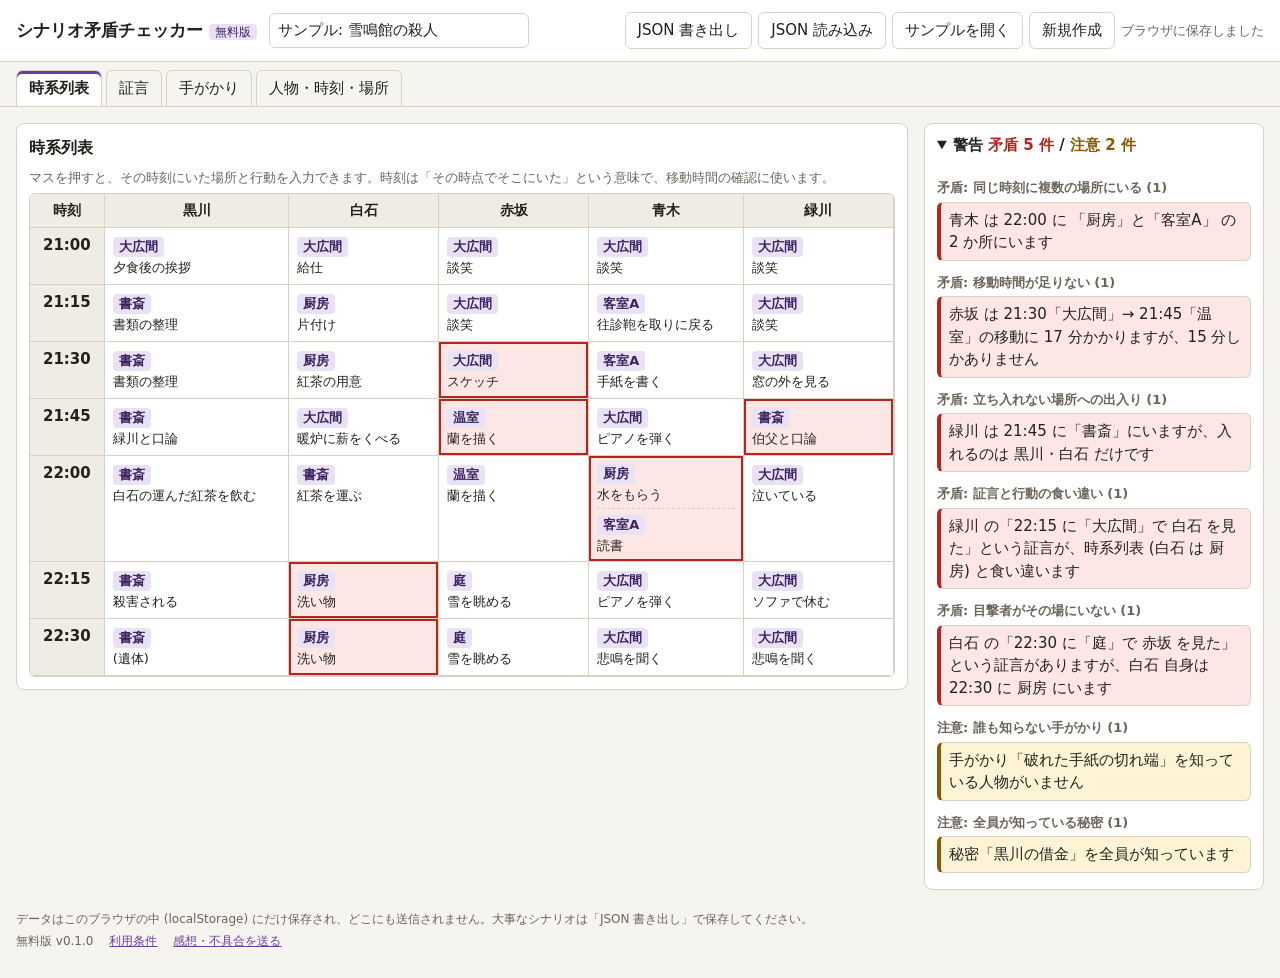
<file: index.html>
<!doctype html>
<html lang="ja">
<head>
<meta charset="utf-8">
<meta name="viewport" content="width=device-width, initial-scale=1">
<title>シナリオ矛盾チェッカー (無料版)</title>
<meta name="description" content="マーダーミステリー・TRPG のシナリオの時系列表と矛盾チェック。ブラウザだけで動き、通信はしません。">
<meta http-equiv="Content-Security-Policy" content="connect-src 'none'; form-action 'none'; object-src 'none'">
<link rel="stylesheet" href="style.css">
</head>
<body>
<header class="topbar">
  <div class="brand">
    <h1>シナリオ矛盾チェッカー <span class="badge">無料版</span></h1>
    <input id="title" class="title-input" type="text" placeholder="シナリオ名" aria-label="シナリオ名">
  </div>
  <div class="actions">
    <button type="button" id="btn-export">JSON 書き出し</button>
    <label class="button" for="file-import">JSON 読み込み</label>
    <input type="file" id="file-import" accept=".json,application/json" hidden>
    <button type="button" id="btn-sample">サンプルを開く</button>
    <button type="button" id="btn-new">新規作成</button>
    <span id="save-status" class="save-status" aria-live="polite"></span>
  </div>
</header>

<nav class="tabs" role="tablist">
  <button type="button" role="tab" data-tab="timeline">時系列表</button>
  <button type="button" role="tab" data-tab="testimonies">証言</button>
  <button type="button" role="tab" data-tab="clues">手がかり</button>
  <button type="button" role="tab" data-tab="settings">人物・時刻・場所</button>
</nav>

<div class="layout">
  <main id="main"></main>
  <aside class="warnings" aria-label="警告一覧">
    <details id="warn-box" open>
      <summary><span id="warn-summary">警告</span></summary>
      <div id="warn-list"></div>
    </details>
  </aside>
</div>

<dialog id="cell-dialog">
  <form method="dialog" id="cell-form">
    <h2 id="cell-title"></h2>
    <div id="cell-entries"></div>
    <button type="button" id="cell-add">＋ 行動を追加</button>
    <p class="hint">同じ時刻に別の場所の行動を入れると「同じ時刻に複数の場所にいる」と警告されます。</p>
    <div class="dialog-actions">
      <button type="button" id="cell-clear" class="danger">空にする</button>
      <span class="spacer"></span>
      <button type="button" id="cell-cancel">やめる</button>
      <button type="submit" id="cell-save" class="primary">決定</button>
    </div>
  </form>
</dialog>

<footer class="foot">
  <p>データはこのブラウザの中 (localStorage) にだけ保存され、どこにも送信されません。大事なシナリオは「JSON 書き出し」で保存してください。</p>
  <p class="foot-links">
    <span>無料版 v0.1.0</span>
    <a href="terms.html">利用条件</a>
    <a href="https://github.com/pay121102/mystery/issues/new/choose" target="_blank" rel="noopener noreferrer">感想・不具合を送る</a>
  </p>
</footer>

<script src="js/model.js"></script>
<script src="js/checker.js"></script>
<script src="js/sample.js"></script>
<script src="js/app.js"></script>
</body>
</html>
</file>
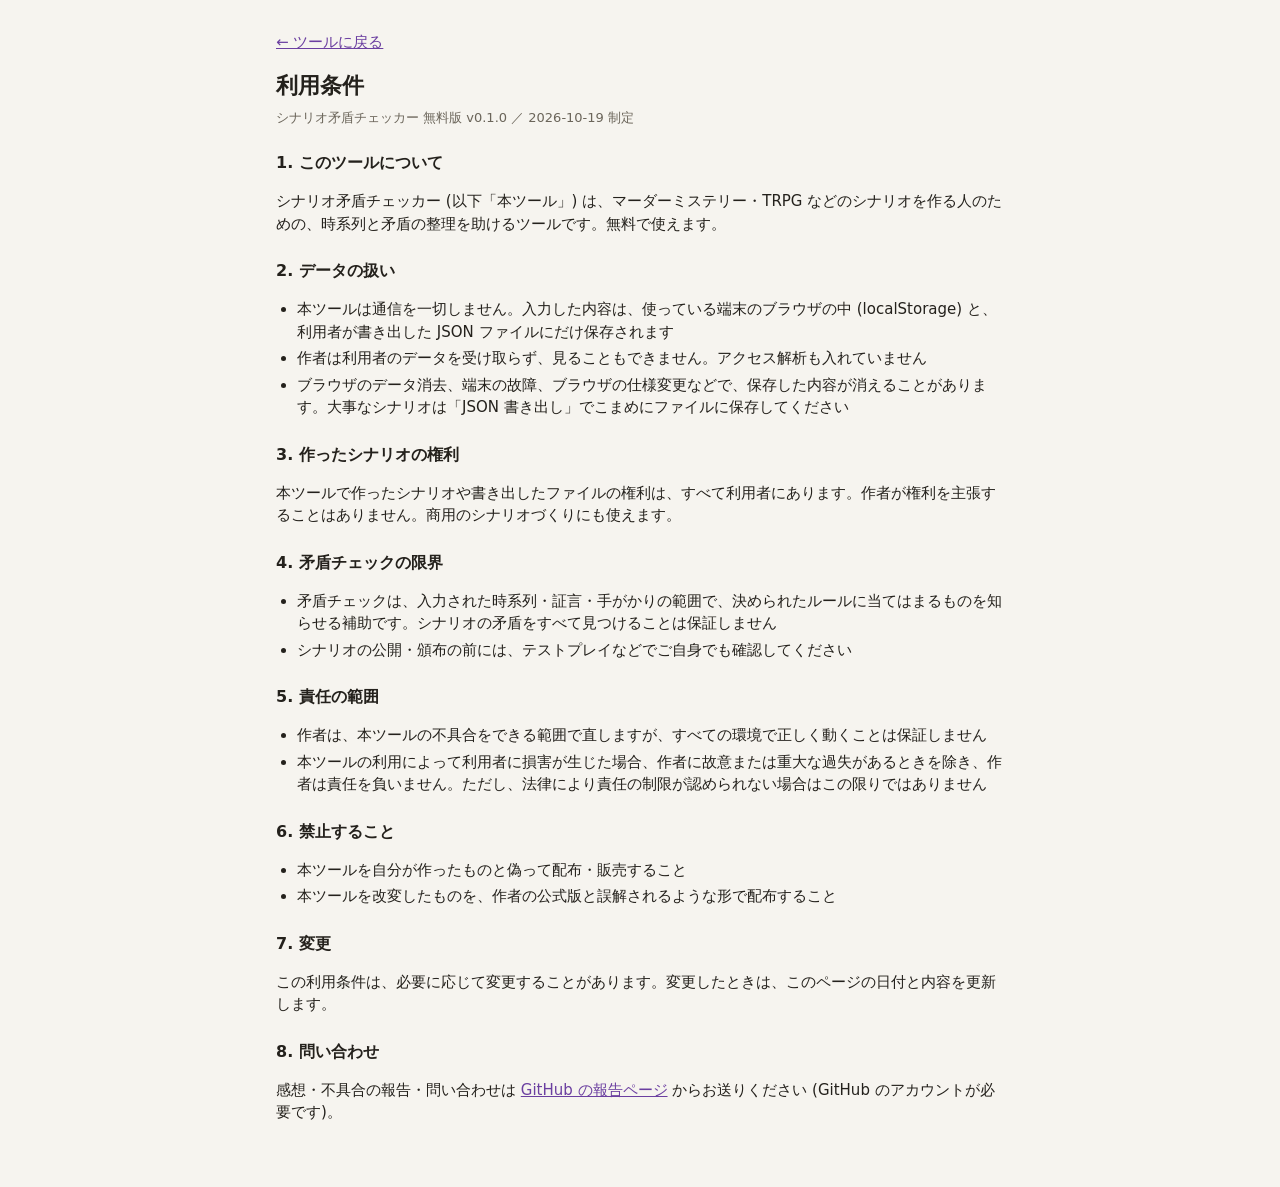
<file: terms.html>
<!doctype html>
<html lang="ja">
<head>
<meta charset="utf-8">
<meta name="viewport" content="width=device-width, initial-scale=1">
<title>利用条件 | シナリオ矛盾チェッカー</title>
<meta http-equiv="Content-Security-Policy" content="connect-src 'none'; form-action 'none'; object-src 'none'">
<link rel="stylesheet" href="style.css">
</head>
<body>
<main class="doc">
  <p><a href="index.html">← ツールに戻る</a></p>
  <h1>利用条件</h1>
  <p class="hint">シナリオ矛盾チェッカー 無料版 v0.1.0 ／ 2026-10-19 制定</p>

  <h2>1. このツールについて</h2>
  <p>シナリオ矛盾チェッカー (以下「本ツール」) は、マーダーミステリー・TRPG などのシナリオを作る人のための、時系列と矛盾の整理を助けるツールです。無料で使えます。</p>

  <h2>2. データの扱い</h2>
  <ul>
    <li>本ツールは通信を一切しません。入力した内容は、使っている端末のブラウザの中 (localStorage) と、利用者が書き出した JSON ファイルにだけ保存されます</li>
    <li>作者は利用者のデータを受け取らず、見ることもできません。アクセス解析も入れていません</li>
    <li>ブラウザのデータ消去、端末の故障、ブラウザの仕様変更などで、保存した内容が消えることがあります。大事なシナリオは「JSON 書き出し」でこまめにファイルに保存してください</li>
  </ul>

  <h2>3. 作ったシナリオの権利</h2>
  <p>本ツールで作ったシナリオや書き出したファイルの権利は、すべて利用者にあります。作者が権利を主張することはありません。商用のシナリオづくりにも使えます。</p>

  <h2>4. 矛盾チェックの限界</h2>
  <ul>
    <li>矛盾チェックは、入力された時系列・証言・手がかりの範囲で、決められたルールに当てはまるものを知らせる補助です。シナリオの矛盾をすべて見つけることは保証しません</li>
    <li>シナリオの公開・頒布の前には、テストプレイなどでご自身でも確認してください</li>
  </ul>

  <h2>5. 責任の範囲</h2>
  <ul>
    <li>作者は、本ツールの不具合をできる範囲で直しますが、すべての環境で正しく動くことは保証しません</li>
    <li>本ツールの利用によって利用者に損害が生じた場合、作者に故意または重大な過失があるときを除き、作者は責任を負いません。ただし、法律により責任の制限が認められない場合はこの限りではありません</li>
  </ul>

  <h2>6. 禁止すること</h2>
  <ul>
    <li>本ツールを自分が作ったものと偽って配布・販売すること</li>
    <li>本ツールを改変したものを、作者の公式版と誤解されるような形で配布すること</li>
  </ul>

  <h2>7. 変更</h2>
  <p>この利用条件は、必要に応じて変更することがあります。変更したときは、このページの日付と内容を更新します。</p>

  <h2>8. 問い合わせ</h2>
  <p>感想・不具合の報告・問い合わせは <a href="https://github.com/pay121102/mystery/issues/new/choose" target="_blank" rel="noopener noreferrer">GitHub の報告ページ</a> からお送りください (GitHub のアカウントが必要です)。</p>
</main>
</body>
</html>
</file>
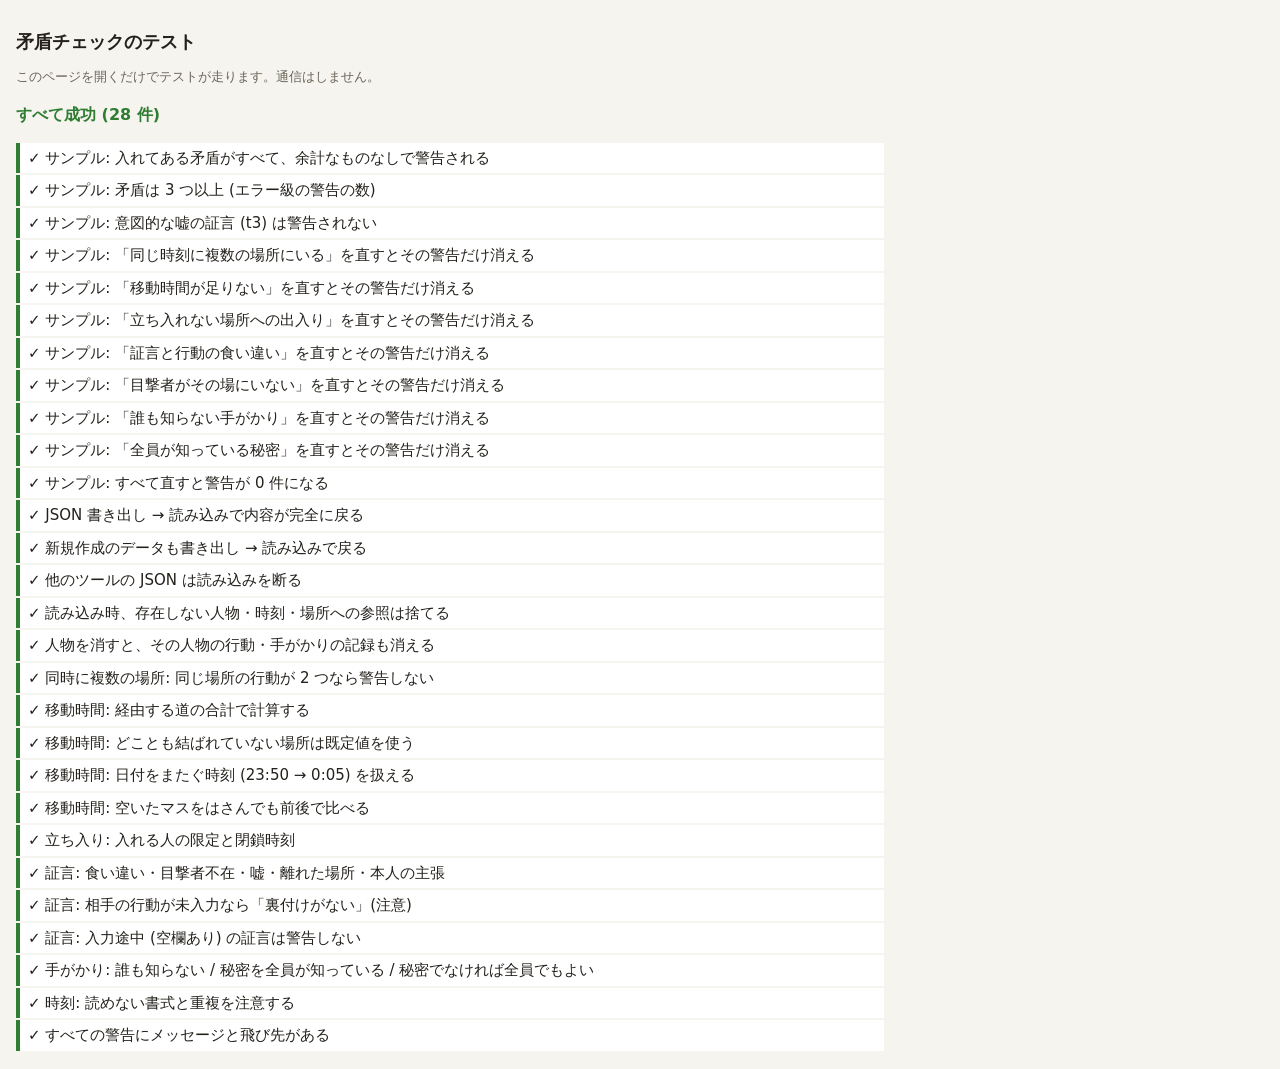
<file: tests.html>
<!doctype html>
<html lang="ja">
<head>
<meta charset="utf-8">
<meta name="viewport" content="width=device-width, initial-scale=1">
<title>矛盾チェックのテスト</title>
<meta http-equiv="Content-Security-Policy" content="connect-src 'none'; form-action 'none'; object-src 'none'">
<link rel="stylesheet" href="style.css">
<style>
  .tests { padding: 16px; max-width: 900px; }
  .tests h1 { font-size: 18px; }
  .result { padding: 4px 8px; margin: 2px 0; border-left: 4px solid var(--border); background: var(--surface); }
  .result.pass { border-left-color: #2e7d32; }
  .result.fail { border-left-color: var(--error); background: var(--error-bg); }
  .result pre { margin: 4px 0 0; white-space: pre-wrap; font-size: 12px; }
  #summary { font-weight: bold; font-size: 16px; }
</style>
</head>
<body>
<div class="tests">
  <h1>矛盾チェックのテスト</h1>
  <p class="hint">このページを開くだけでテストが走ります。通信はしません。</p>
  <p id="summary">実行中…</p>
  <div id="results"></div>
</div>
<script src="js/model.js"></script>
<script src="js/checker.js"></script>
<script src="js/sample.js"></script>
<script src="js/tests.js"></script>
</body>
</html>
</file>
<file: style.css>
:root {
  --bg: #f6f4ef;
  --surface: #ffffff;
  --surface-2: #efece4;
  --text: #24211c;
  --muted: #6b655a;
  --border: #d8d2c4;
  --accent: #6b3fa0;
  --accent-text: #ffffff;
  --error: #b3261e;
  --error-bg: #fde7e4;
  --warn: #8a5a00;
  --warn-bg: #fff3d6;
  --focus: #1f6feb;
  --chip: #e9e2f5;
  --chip-text: #3d2363;
  color-scheme: light;
}
@media (prefers-color-scheme: dark) {
  :root:not([data-theme="light"]) {
    --bg: #17161a;
    --surface: #212026;
    --surface-2: #2a2930;
    --text: #ece9e2;
    --muted: #a9a399;
    --border: #3a3842;
    --accent: #a77de0;
    --accent-text: #17161a;
    --error: #ff8a80;
    --error-bg: #3d1b1a;
    --warn: #f2c35b;
    --warn-bg: #3a2f14;
    --focus: #79a8ff;
    --chip: #3a2c52;
    --chip-text: #e4d6fa;
    color-scheme: dark;
  }
}
:root[data-theme="dark"] {
  --bg: #17161a; --surface: #212026; --surface-2: #2a2930; --text: #ece9e2; --muted: #a9a399;
  --border: #3a3842; --accent: #a77de0; --accent-text: #17161a; --error: #ff8a80; --error-bg: #3d1b1a;
  --warn: #f2c35b; --warn-bg: #3a2f14; --focus: #79a8ff; --chip: #3a2c52; --chip-text: #e4d6fa;
  color-scheme: dark;
}

* { box-sizing: border-box; }
html { -webkit-text-size-adjust: 100%; }
body {
  margin: 0;
  background: var(--bg);
  color: var(--text);
  font-family: system-ui, -apple-system, "Segoe UI", "Hiragino Sans", "Yu Gothic UI", "Meiryo", sans-serif;
  font-size: 15px;
  line-height: 1.5;
}
button, .button, input, select, textarea { font: inherit; color: inherit; }
button, .button {
  display: inline-flex; align-items: center; gap: 4px;
  padding: 6px 12px; min-height: 36px;
  border: 1px solid var(--border); border-radius: 6px;
  background: var(--surface); cursor: pointer; white-space: nowrap;
}
button:hover, .button:hover { background: var(--surface-2); }
button.primary { background: var(--accent); color: var(--accent-text); border-color: var(--accent); }
button.danger { color: var(--error); }
button.small { min-height: 30px; padding: 2px 8px; font-size: 13px; }
:focus-visible { outline: 2px solid var(--focus); outline-offset: 2px; }
input[type="text"], input[type="number"], input[type="time"], select, textarea {
  padding: 5px 8px; min-height: 34px;
  border: 1px solid var(--border); border-radius: 6px;
  background: var(--surface); max-width: 100%;
}
textarea { width: 100%; resize: vertical; }
input[type="checkbox"] { width: 18px; height: 18px; accent-color: var(--accent); }

.topbar {
  display: flex; flex-wrap: wrap; gap: 8px 16px; align-items: center; justify-content: space-between;
  padding: 12px 16px; background: var(--surface); border-bottom: 1px solid var(--border);
}
.brand { display: flex; flex-wrap: wrap; align-items: center; gap: 8px 12px; min-width: 0; }
.brand h1 { font-size: 17px; margin: 0; }
.badge { font-size: 12px; font-weight: normal; padding: 1px 6px; border-radius: 4px; background: var(--chip); color: var(--chip-text); }
.title-input { width: 260px; }
.actions { display: flex; flex-wrap: wrap; gap: 6px; align-items: center; }
.save-status { color: var(--muted); font-size: 13px; min-width: 6em; }

.tabs {
  display: flex; gap: 4px; padding: 8px 16px 0; overflow-x: auto;
  border-bottom: 1px solid var(--border); background: var(--bg);
}
.tabs button { border-radius: 6px 6px 0 0; border-bottom: none; background: transparent; }
.tabs button[aria-selected="true"] { background: var(--surface); font-weight: bold; box-shadow: inset 0 3px 0 var(--accent); }

.layout { display: grid; grid-template-columns: minmax(0, 1fr) 340px; gap: 16px; padding: 16px; align-items: start; }
main { min-width: 0; }
.warnings { position: sticky; top: 8px; max-height: calc(100vh - 16px); overflow: auto; }
.warnings details { background: var(--surface); border: 1px solid var(--border); border-radius: 8px; }
.warnings summary { padding: 10px 12px; font-weight: bold; cursor: pointer; }
#warn-list { padding: 0 12px 12px; }
.warn-group h3 { font-size: 13px; margin: 12px 0 4px; color: var(--muted); }
.warn-item {
  display: block; width: 100%; text-align: left; white-space: normal;
  margin: 4px 0; padding: 6px 8px; min-height: 0;
  border-left: 4px solid var(--warn); background: var(--warn-bg);
}
.warn-item.error { border-left-color: var(--error); background: var(--error-bg); }
.warn-item:hover { filter: brightness(0.97); }
.ok { color: var(--muted); margin: 0; }
.count-error { color: var(--error); }
.count-warn { color: var(--warn); }

.panel { background: var(--surface); border: 1px solid var(--border); border-radius: 8px; padding: 12px; margin-bottom: 16px; }
.panel h2 { font-size: 16px; margin: 0 0 8px; }
.hint { color: var(--muted); font-size: 13px; margin: 6px 0; }
.scroll { overflow: auto; max-width: 100%; -webkit-overflow-scrolling: touch; }
.row-actions { display: flex; flex-wrap: wrap; gap: 6px; margin-top: 8px; }

/* 時系列表 */
.grid-scroll { max-height: 75vh; border: 1px solid var(--border); border-radius: 6px; }
.grid { border-collapse: separate; border-spacing: 0; min-width: 100%; }
.grid th, .grid td { border-right: 1px solid var(--border); border-bottom: 1px solid var(--border); padding: 0; vertical-align: top; }
.grid thead th { position: sticky; top: 0; z-index: 2; background: var(--surface-2); padding: 6px 8px; font-size: 14px; min-width: 130px; }
.grid tbody th { position: sticky; left: 0; z-index: 1; background: var(--surface-2); padding: 6px 8px; font-variant-numeric: tabular-nums; white-space: nowrap; }
.grid thead th:first-child { left: 0; z-index: 3; min-width: 64px; }
.cell {
  display: block; width: 100%; min-height: 56px; padding: 6px 8px;
  border: none; border-radius: 0; background: var(--surface); text-align: left; white-space: normal;
}
.cell:hover { background: var(--surface-2); }
.cell .empty { color: var(--muted); font-size: 13px; }
.entry + .entry { margin-top: 4px; padding-top: 4px; border-top: 1px dashed var(--border); }
.loc-chip { display: inline-block; padding: 0 6px; border-radius: 4px; background: var(--chip); color: var(--chip-text); font-size: 13px; font-weight: bold; }
.action { display: block; font-size: 13px; }
.flag-warn { box-shadow: inset 0 0 0 2px var(--warn); background: var(--warn-bg) !important; }
.flag-error { box-shadow: inset 0 0 0 2px var(--error); background: var(--error-bg) !important; }
.flash { animation: flash 1.2s ease-out 1; }
@keyframes flash { 0%, 40% { outline: 3px solid var(--focus); outline-offset: -3px; } 100% { outline: 3px solid transparent; } }

/* 一覧の行 (証言・手がかり・設定) */
.list { display: flex; flex-direction: column; gap: 8px; }
.item { border: 1px solid var(--border); border-radius: 8px; padding: 8px; background: var(--surface); }
.item.flag-error, .item.flag-warn { border-color: transparent; }
.fields { display: flex; flex-wrap: wrap; gap: 6px 10px; align-items: end; }
.field { display: flex; flex-direction: column; gap: 2px; font-size: 13px; color: var(--muted); }
.field > select, .field > input { color: var(--text); }
.field.grow { flex: 1 1 200px; }
.field.grow input { width: 100%; }
.check { display: inline-flex; align-items: center; gap: 4px; font-size: 13px; color: var(--text); min-height: 34px; }
.checks { display: flex; flex-wrap: wrap; gap: 4px 12px; }

.clue-table { border-collapse: collapse; }
.clue-table th, .clue-table td { border: 1px solid var(--border); padding: 4px 6px; text-align: center; }
.clue-table th { background: var(--surface-2); font-size: 13px; white-space: nowrap; }
.clue-table td.name { text-align: left; min-width: 180px; }
.clue-table td.name input { width: 100%; }
.clue-table td.memo input { width: 160px; }
.clue-table tr.flag-error td, .clue-table tr.flag-warn td { background: var(--warn-bg); }

.travel { border-collapse: collapse; }
.travel th, .travel td { border: 1px solid var(--border); padding: 2px 4px; text-align: center; }
.travel th { background: var(--surface-2); font-size: 13px; white-space: nowrap; }
.travel input { width: 64px; text-align: right; }
.travel td.self { background: var(--surface-2); color: var(--muted); }

dialog {
  width: min(560px, calc(100vw - 32px)); max-height: calc(100vh - 32px);
  border: 1px solid var(--border); border-radius: 10px; padding: 16px;
  background: var(--surface); color: var(--text);
}
dialog::backdrop { background: rgba(0, 0, 0, 0.45); }
dialog h2 { font-size: 16px; margin: 0 0 12px; }
.entry-edit { display: grid; grid-template-columns: 1fr auto; gap: 6px; padding: 8px 0; border-bottom: 1px solid var(--border); }
.entry-edit select { width: 100%; }
.entry-edit textarea { grid-column: 1 / -1; min-height: 60px; }
.dialog-actions { display: flex; gap: 8px; margin-top: 12px; align-items: center; }
.dialog-actions .spacer { flex: 1; }

.foot { padding: 0 16px 24px; color: var(--muted); font-size: 12px; }
.foot p { margin: 4px 0; }
.foot-links { display: flex; flex-wrap: wrap; gap: 4px 16px; }
a { color: var(--accent); }

/* 利用条件のページ */
.doc { max-width: 760px; margin: 0 auto; padding: 16px 16px 48px; }
.doc h1 { font-size: 22px; margin: 8px 0 4px; }
.doc h2 { font-size: 16px; margin: 24px 0 6px; }
.doc ul { padding-left: 1.4em; }
.doc li { margin: 4px 0; }

@media (max-width: 900px) {
  .layout { grid-template-columns: minmax(0, 1fr); }
  .warnings { position: static; max-height: none; order: -1; }
  #warn-list { max-height: 40vh; overflow: auto; }
}
@media (max-width: 560px) {
  .title-input { width: 100%; }
  .brand { width: 100%; }
  .grid thead th { min-width: 110px; }
}
</file>
